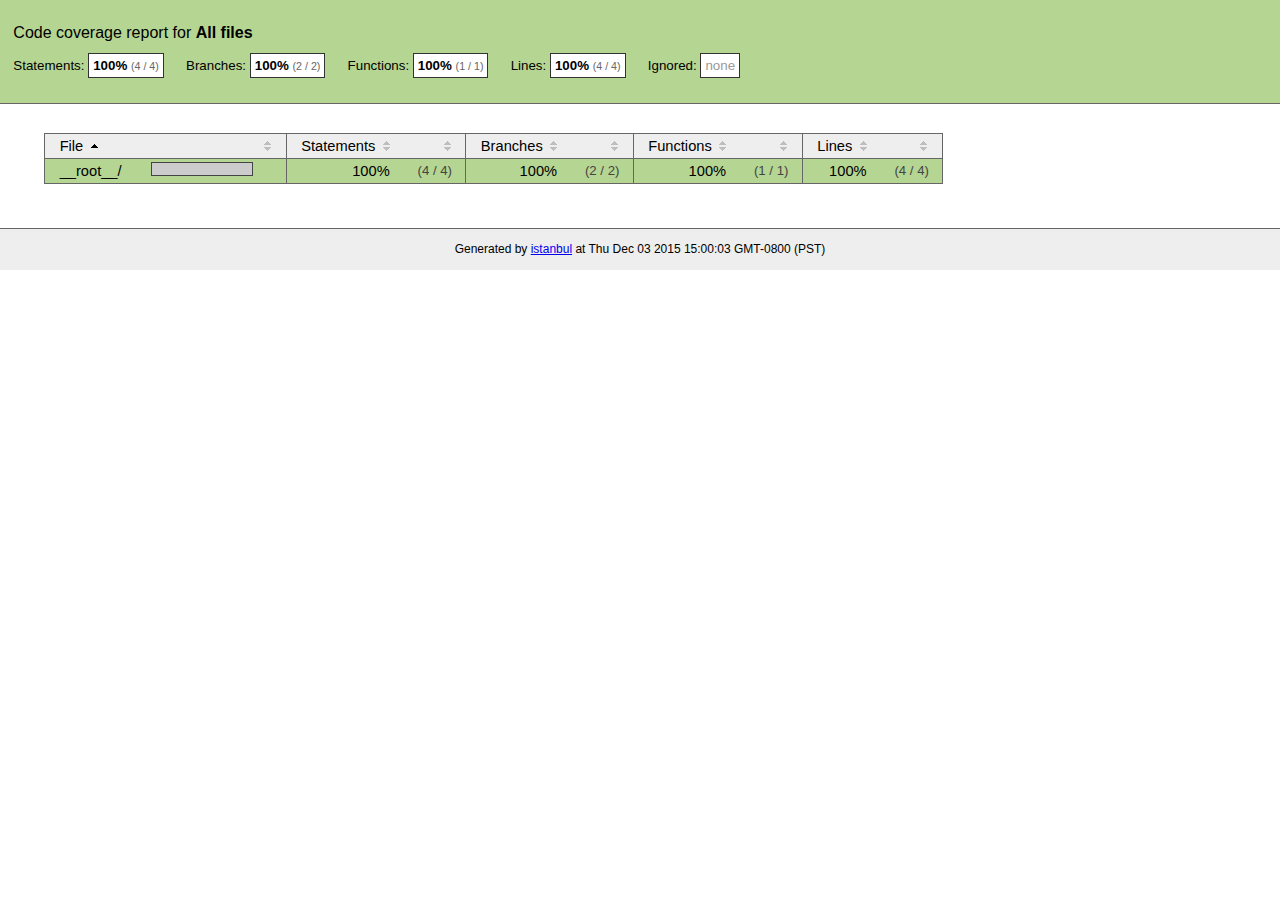
<file: bigliettone/.metadata/.plugins/org.eclipse.wildwebdeveloper.embedder.node/node-v16.14.2-win-x64/node_modules/npm/node_modules/unique-filename/coverage/index.html>
<!doctype html>
<html lang="en">
<head>
    <title>Code coverage report for All files</title>
    <meta charset="utf-8">
    <link rel="stylesheet" href="prettify.css">
    <link rel="stylesheet" href="base.css">
    <style type='text/css'>
        div.coverage-summary .sorter {
            background-image: url(sort-arrow-sprite.png);
        }
    </style>
</head>
<body>
<div class="header high">
    <h1>Code coverage report for <span class="entity">All files</span></h1>
    <h2>
        Statements: <span class="metric">100% <small>(4 / 4)</small></span> &nbsp;&nbsp;&nbsp;&nbsp;
        Branches: <span class="metric">100% <small>(2 / 2)</small></span> &nbsp;&nbsp;&nbsp;&nbsp;
        Functions: <span class="metric">100% <small>(1 / 1)</small></span> &nbsp;&nbsp;&nbsp;&nbsp;
        Lines: <span class="metric">100% <small>(4 / 4)</small></span> &nbsp;&nbsp;&nbsp;&nbsp;
        Ignored: <span class="metric"><span class="ignore-none">none</span></span> &nbsp;&nbsp;&nbsp;&nbsp;
    </h2>
    <div class="path"></div>
</div>
<div class="body">
<div class="coverage-summary">
<table>
<thead>
<tr>
   <th data-col="file" data-fmt="html" data-html="true" class="file">File</th>
   <th data-col="pic" data-type="number" data-fmt="html" data-html="true" class="pic"></th>
   <th data-col="statements" data-type="number" data-fmt="pct" class="pct">Statements</th>
   <th data-col="statements_raw" data-type="number" data-fmt="html" class="abs"></th>
   <th data-col="branches" data-type="number" data-fmt="pct" class="pct">Branches</th>
   <th data-col="branches_raw" data-type="number" data-fmt="html" class="abs"></th>
   <th data-col="functions" data-type="number" data-fmt="pct" class="pct">Functions</th>
   <th data-col="functions_raw" data-type="number" data-fmt="html" class="abs"></th>
   <th data-col="lines" data-type="number" data-fmt="pct" class="pct">Lines</th>
   <th data-col="lines_raw" data-type="number" data-fmt="html" class="abs"></th>
</tr>
</thead>
<tbody><tr>
	<td class="file high" data-value="__root__/"><a href="__root__/index.html">__root__/</a></td>
	<td data-value="100" class="pic high"><span class="cover-fill cover-full" style="width: 100px;"></span><span class="cover-empty" style="width:0px;"></span></td>
	<td data-value="100" class="pct high">100%</td>
	<td data-value="4" class="abs high">(4&nbsp;/&nbsp;4)</td>
	<td data-value="100" class="pct high">100%</td>
	<td data-value="2" class="abs high">(2&nbsp;/&nbsp;2)</td>
	<td data-value="100" class="pct high">100%</td>
	<td data-value="1" class="abs high">(1&nbsp;/&nbsp;1)</td>
	<td data-value="100" class="pct high">100%</td>
	<td data-value="4" class="abs high">(4&nbsp;/&nbsp;4)</td>
	</tr>

</tbody>
</table>
</div>
</div>
<div class="footer">
    <div class="meta">Generated by <a href="http://istanbul-js.org/" target="_blank">istanbul</a> at Thu Dec 03 2015 15:00:03 GMT-0800 (PST)</div>
</div>
<script src="prettify.js"></script>
<script>
window.onload = function () {
        if (typeof prettyPrint === 'function') {
            prettyPrint();
        }
};
</script>
<script src="sorter.js"></script>
</body>
</html>
</file>
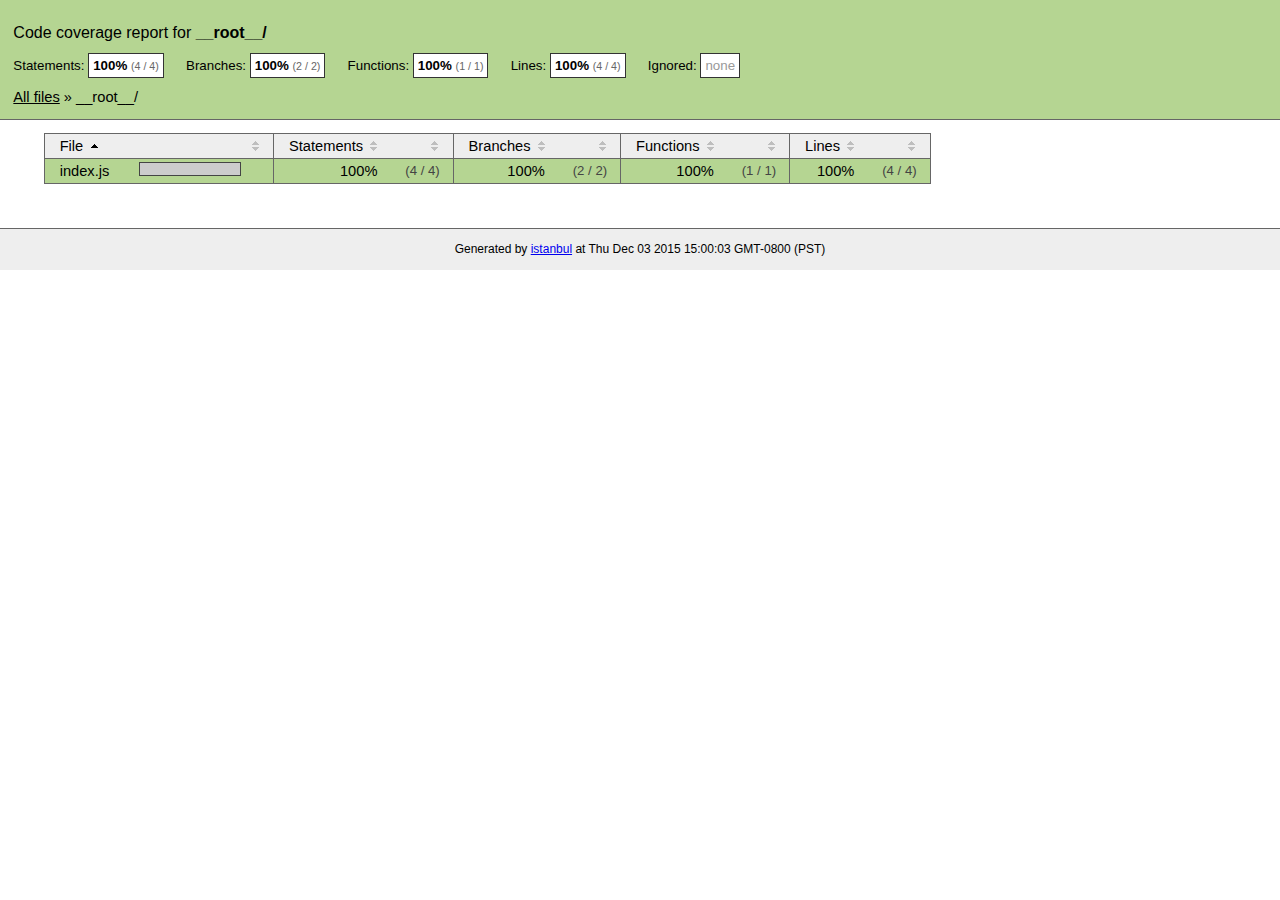
<file: bigliettone/.metadata/.plugins/org.eclipse.wildwebdeveloper.embedder.node/node-v16.14.2-win-x64/node_modules/npm/node_modules/unique-filename/coverage/__root__/index.html>
<!doctype html>
<html lang="en">
<head>
    <title>Code coverage report for __root__/</title>
    <meta charset="utf-8">
    <link rel="stylesheet" href="../prettify.css">
    <link rel="stylesheet" href="../base.css">
    <style type='text/css'>
        div.coverage-summary .sorter {
            background-image: url(../sort-arrow-sprite.png);
        }
    </style>
</head>
<body>
<div class="header high">
    <h1>Code coverage report for <span class="entity">__root__/</span></h1>
    <h2>
        Statements: <span class="metric">100% <small>(4 / 4)</small></span> &nbsp;&nbsp;&nbsp;&nbsp;
        Branches: <span class="metric">100% <small>(2 / 2)</small></span> &nbsp;&nbsp;&nbsp;&nbsp;
        Functions: <span class="metric">100% <small>(1 / 1)</small></span> &nbsp;&nbsp;&nbsp;&nbsp;
        Lines: <span class="metric">100% <small>(4 / 4)</small></span> &nbsp;&nbsp;&nbsp;&nbsp;
        Ignored: <span class="metric"><span class="ignore-none">none</span></span> &nbsp;&nbsp;&nbsp;&nbsp;
    </h2>
    <div class="path"><a href="../index.html">All files</a> &#187; __root__/</div>
</div>
<div class="body">
<div class="coverage-summary">
<table>
<thead>
<tr>
   <th data-col="file" data-fmt="html" data-html="true" class="file">File</th>
   <th data-col="pic" data-type="number" data-fmt="html" data-html="true" class="pic"></th>
   <th data-col="statements" data-type="number" data-fmt="pct" class="pct">Statements</th>
   <th data-col="statements_raw" data-type="number" data-fmt="html" class="abs"></th>
   <th data-col="branches" data-type="number" data-fmt="pct" class="pct">Branches</th>
   <th data-col="branches_raw" data-type="number" data-fmt="html" class="abs"></th>
   <th data-col="functions" data-type="number" data-fmt="pct" class="pct">Functions</th>
   <th data-col="functions_raw" data-type="number" data-fmt="html" class="abs"></th>
   <th data-col="lines" data-type="number" data-fmt="pct" class="pct">Lines</th>
   <th data-col="lines_raw" data-type="number" data-fmt="html" class="abs"></th>
</tr>
</thead>
<tbody><tr>
	<td class="file high" data-value="index.js"><a href="index.js.html">index.js</a></td>
	<td data-value="100" class="pic high"><span class="cover-fill cover-full" style="width: 100px;"></span><span class="cover-empty" style="width:0px;"></span></td>
	<td data-value="100" class="pct high">100%</td>
	<td data-value="4" class="abs high">(4&nbsp;/&nbsp;4)</td>
	<td data-value="100" class="pct high">100%</td>
	<td data-value="2" class="abs high">(2&nbsp;/&nbsp;2)</td>
	<td data-value="100" class="pct high">100%</td>
	<td data-value="1" class="abs high">(1&nbsp;/&nbsp;1)</td>
	<td data-value="100" class="pct high">100%</td>
	<td data-value="4" class="abs high">(4&nbsp;/&nbsp;4)</td>
	</tr>

</tbody>
</table>
</div>
</div>
<div class="footer">
    <div class="meta">Generated by <a href="http://istanbul-js.org/" target="_blank">istanbul</a> at Thu Dec 03 2015 15:00:03 GMT-0800 (PST)</div>
</div>
<script src="../prettify.js"></script>
<script>
window.onload = function () {
        if (typeof prettyPrint === 'function') {
            prettyPrint();
        }
};
</script>
<script src="../sorter.js"></script>
</body>
</html>
</file>
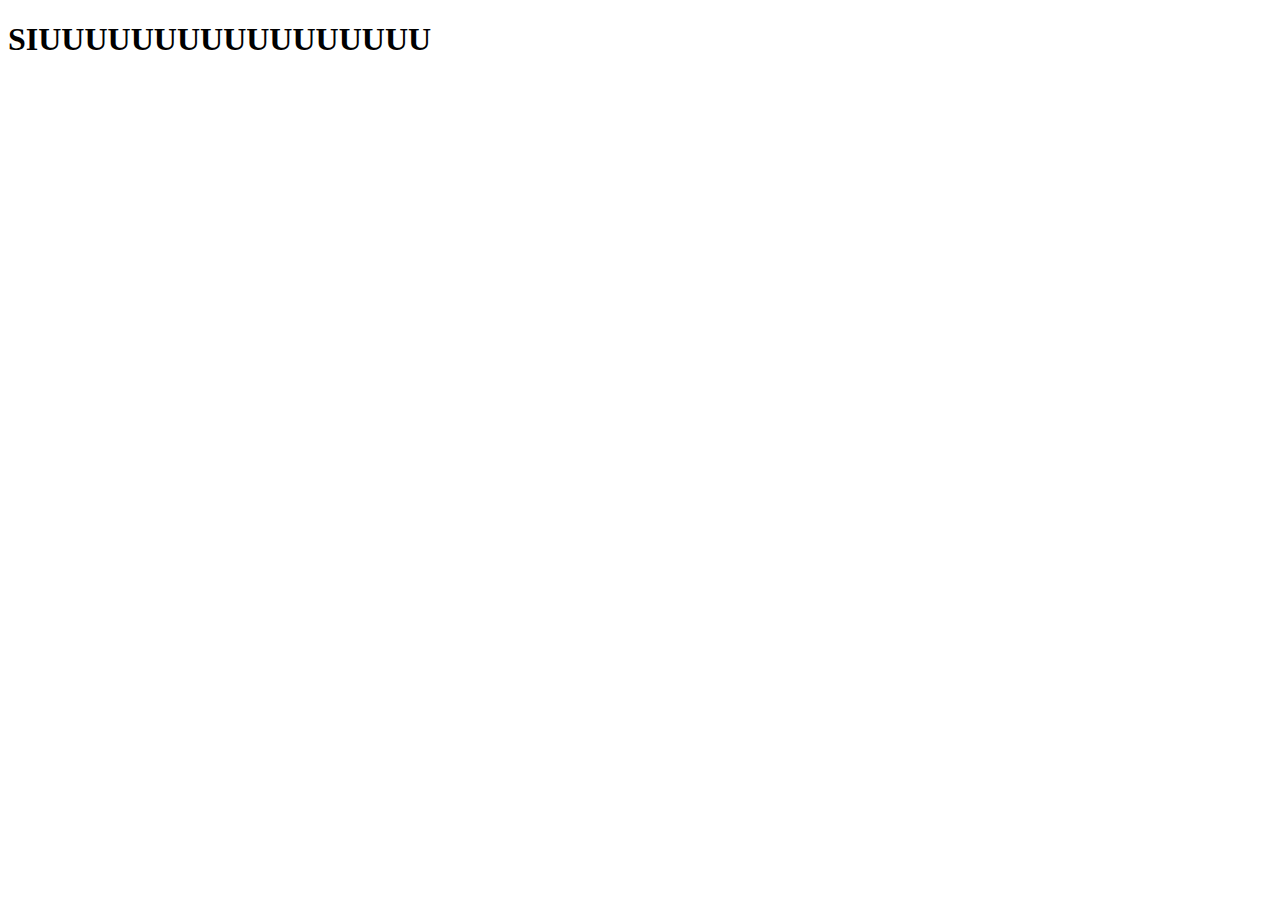
<file: bigliettone/biglietOne/src/main/resources/templates/checkout.html>
<!DOCTYPE html>
<html lang="en">
<head>
    <title>Checkout</title>
    <style>
        @media (min-width: 1025px) {
            .h-custom {
            height: 100vh !important;
            }
        }
    </style>
    <link href="https://cdn.jsdelivr.net/npm/bootstrap@5.3.0-alpha3/dist/css/bootstrap.min.css" rel="stylesheet" integrity="sha384-KK94CHFLLe+nY2dmCWGMq91rCGa5gtU4mk92HdvYe+M/SXH301p5ILy+dN9+nJOZ" crossorigin="anonymous">

</head>
<body>
    <h1> SIUUUUUUUUUUUUUUUUU</h1>
      <script src="https://cdn.jsdelivr.net/npm/bootstrap@5.3.0-alpha3/dist/js/bootstrap.bundle.min.js" integrity="sha384-ENjdO4Dr2bkBIFxQpeoTz1HIcje39Wm4jDKdf19U8gI4ddQ3GYNS7NTKfAdVQSZe" crossorigin="anonymous"></script>
      <script src="https://cdn.jsdelivr.net/npm/@popperjs/core@2.9.2/dist/umd/popper.min.js" integrity="sha384-IQsoLXl5PILFhosVNubq5LC7Qb9DXgDA9i+tQ8Zj3iwWAwPtgFTxbJ8NT4GN1R8p" crossorigin="anonymous"></script>
      <script src="https://cdn.jsdelivr.net/npm/bootstrap@5.0.2/dist/js/bootstrap.min.js" integrity="sha384-cVKIPhGWiC2Al4u+LWgxfKTRIcfu0JTxR+EQDz/bgldoEyl4H0zUF0QKbrJ0EcQF" crossorigin="anonymous"></script>
</body>
</html>
</file>
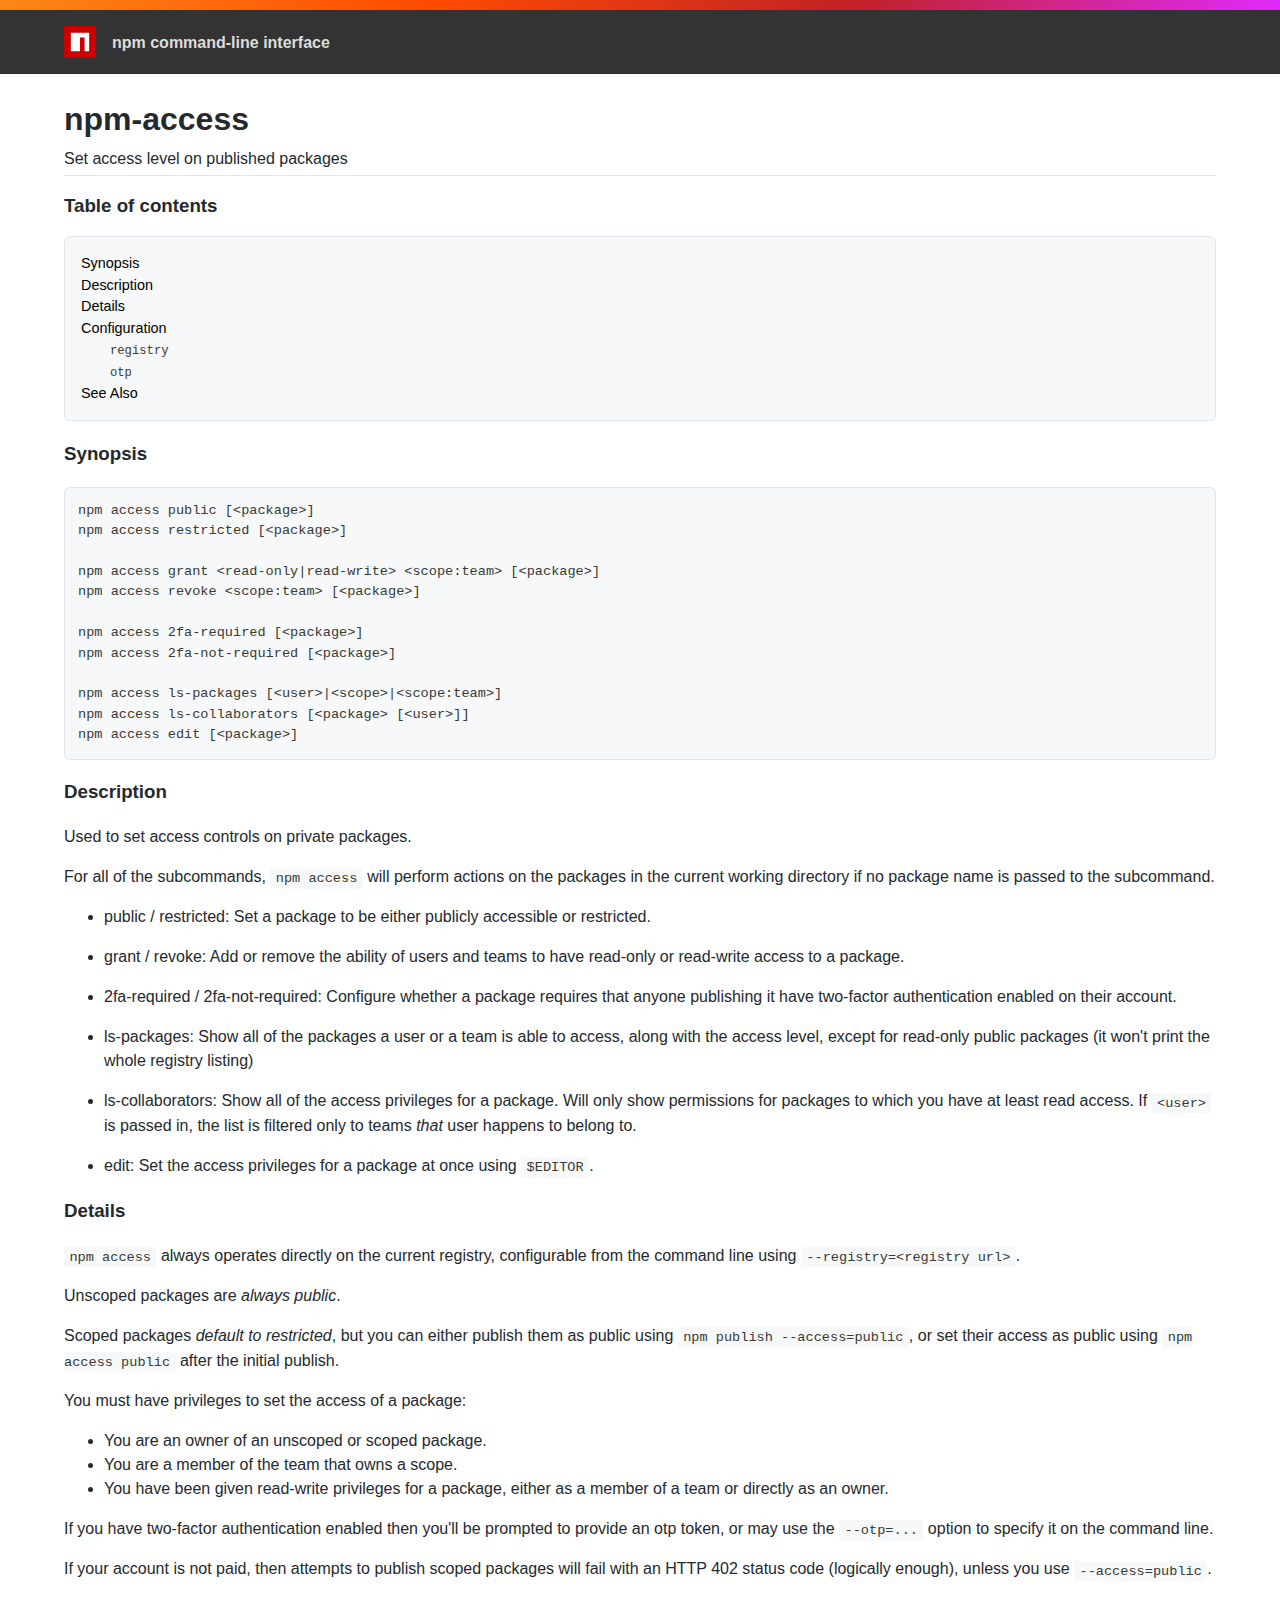
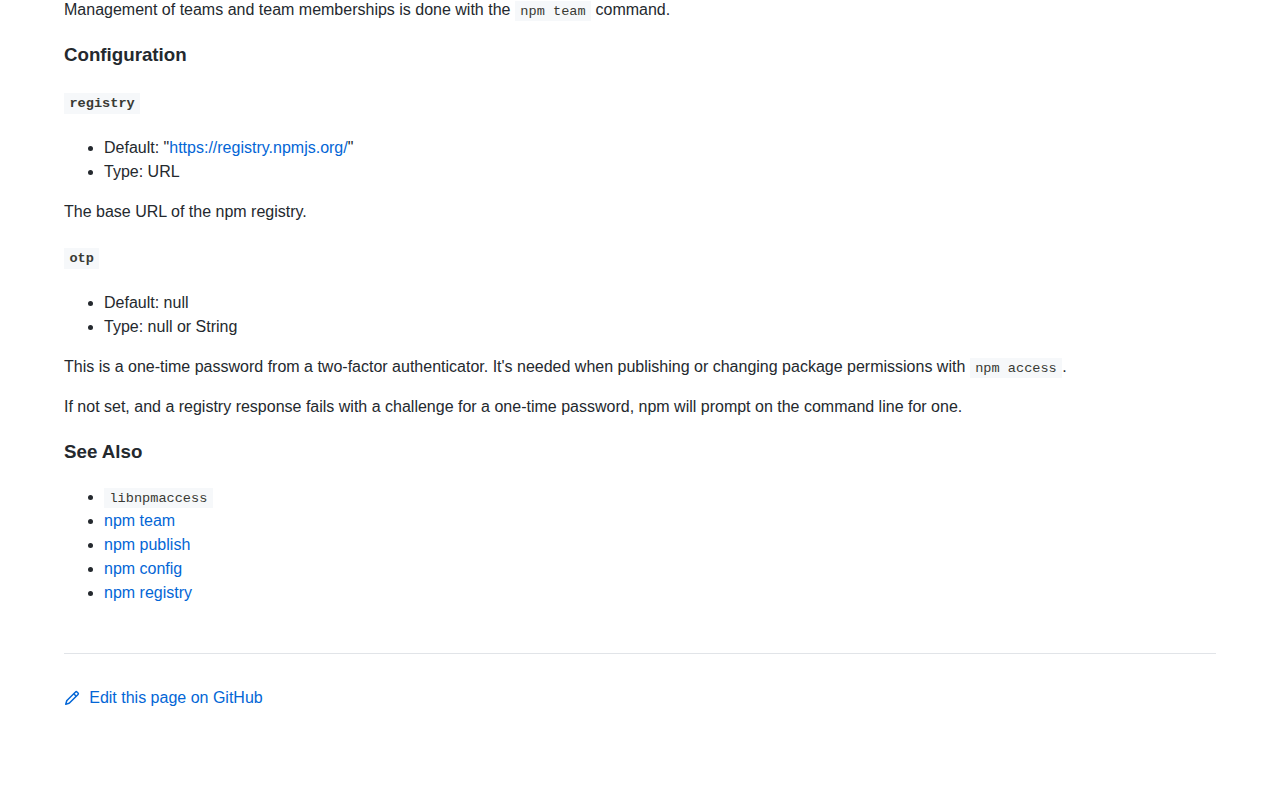
<file: bigliettone/.metadata/.plugins/org.eclipse.wildwebdeveloper.embedder.node/node-v16.14.2-win-x64/node_modules/npm/docs/output/commands/npm-access.html>
<!DOCTYPE html><html><head>
<meta charset="utf-8">
<title>npm-access</title>
<style>
body {
    background-color: #ffffff;
    color: #24292e;

    margin: 0;

    line-height: 1.5;

    font-family: -apple-system, BlinkMacSystemFont, "Segoe UI", Helvetica, Arial, sans-serif, "Apple Color Emoji", "Segoe UI Emoji";
}
#rainbar {
    height: 10px;
    background-image: linear-gradient(139deg, #fb8817, #ff4b01, #c12127, #e02aff);
}

a {
    text-decoration: none;
    color: #0366d6;
}
a:hover {
    text-decoration: underline;
}

pre {
    margin: 1em 0px;
    padding: 1em;
    border: solid 1px #e1e4e8;
    border-radius: 6px;

    display: block;
    overflow: auto;

    white-space: pre;

    background-color: #f6f8fa;
    color: #393a34;
}
code {
    font-family: SFMono-Regular, Consolas, "Liberation Mono", Menlo, Courier, monospace;
    font-size: 85%;
    padding: 0.2em 0.4em;
    background-color: #f6f8fa;
    color: #393a34;
}
pre > code {
    padding: 0;
    background-color: inherit;
    color: inherit;
}
h1, h2, h3 {
    font-weight: 600;
}

#logobar {
    background-color: #333333;
    margin: 0 auto;
    padding: 1em 4em;
}
#logobar .logo {
    float: left;
}
#logobar .title {
    font-weight: 600;
    color: #dddddd;
    float: left;
    margin: 5px 0 0 1em;
}
#logobar:after {
    content: "";
    display: block;
    clear: both;
}

#content {
    margin: 0 auto;
    padding: 0 4em;
}

#table_of_contents > h2 {
    font-size: 1.17em;
}
#table_of_contents ul:first-child {
    border: solid 1px #e1e4e8;
    border-radius: 6px;
    padding: 1em;
    background-color: #f6f8fa;
    color: #393a34;
}
#table_of_contents ul {
    list-style-type: none;
    padding-left: 1.5em;
}
#table_of_contents li {
    font-size: 0.9em;
}
#table_of_contents li a {
    color: #000000;
}

header.title {
    border-bottom: solid 1px #e1e4e8;
}
header.title > h1 {
    margin-bottom: 0.25em;
}
header.title > .description {
    display: block;
    margin-bottom: 0.5em;
    line-height: 1;
}

footer#edit {
    border-top: solid 1px #e1e4e8;
    margin: 3em 0 4em 0;
    padding-top: 2em;
}
</style>
</head>
<body>
<div id="banner">
<div id="rainbar"></div>
<div id="logobar">
<svg class="logo" role="img" height="32" width="32" viewBox="0 0 700 700">
<polygon fill="#cb0000" points="0,700 700,700 700,0 0,0"></polygon>
<polygon fill="#ffffff" points="150,550 350,550 350,250 450,250 450,550 550,550 550,150 150,150"></polygon>
</svg>
<div class="title">
npm command-line interface
</div>
</div>
</div>

<section id="content">
<header class="title">
<h1 id="npm-access">npm-access</h1>
<span class="description">Set access level on published packages</span>
</header>

<section id="table_of_contents">
<h2 id="table-of-contents">Table of contents</h2>
<div id="_table_of_contents"><ul><li><a href="#synopsis">Synopsis</a></li><li><a href="#description">Description</a></li><li><a href="#details">Details</a></li><li><a href="#configuration">Configuration</a></li><ul><li><a href="#registry"><code>registry</code></a></li><li><a href="#otp"><code>otp</code></a></li></ul><li><a href="#see-also">See Also</a></li></ul></div>
</section>

<div id="_content"><h3 id="synopsis">Synopsis</h3>
<pre lang="bash"><code>npm access public [&lt;package&gt;]
npm access restricted [&lt;package&gt;]

npm access grant &lt;read-only|read-write&gt; &lt;scope:team&gt; [&lt;package&gt;]
npm access revoke &lt;scope:team&gt; [&lt;package&gt;]

npm access 2fa-required [&lt;package&gt;]
npm access 2fa-not-required [&lt;package&gt;]

npm access ls-packages [&lt;user&gt;|&lt;scope&gt;|&lt;scope:team&gt;]
npm access ls-collaborators [&lt;package&gt; [&lt;user&gt;]]
npm access edit [&lt;package&gt;]
</code></pre>
<h3 id="description">Description</h3>
<p>Used to set access controls on private packages.</p>
<p>For all of the subcommands, <code>npm access</code> will perform actions on the packages
in the current working directory if no package name is passed to the
subcommand.</p>
<ul>
<li>
<p>public / restricted:
Set a package to be either publicly accessible or restricted.</p>
</li>
<li>
<p>grant / revoke:
Add or remove the ability of users and teams to have read-only or read-write
access to a package.</p>
</li>
<li>
<p>2fa-required / 2fa-not-required:
Configure whether a package requires that anyone publishing it have two-factor
authentication enabled on their account.</p>
</li>
<li>
<p>ls-packages:
Show all of the packages a user or a team is able to access, along with the
access level, except for read-only public packages (it won't print the whole
registry listing)</p>
</li>
<li>
<p>ls-collaborators:
Show all of the access privileges for a package. Will only show permissions
for packages to which you have at least read access. If <code>&lt;user&gt;</code> is passed in,
the list is filtered only to teams <em>that</em> user happens to belong to.</p>
</li>
<li>
<p>edit:
Set the access privileges for a package at once using <code>$EDITOR</code>.</p>
</li>
</ul>
<h3 id="details">Details</h3>
<p><code>npm access</code> always operates directly on the current registry, configurable
from the command line using <code>--registry=&lt;registry url&gt;</code>.</p>
<p>Unscoped packages are <em>always public</em>.</p>
<p>Scoped packages <em>default to restricted</em>, but you can either publish them as
public using <code>npm publish --access=public</code>, or set their access as public using
<code>npm access public</code> after the initial publish.</p>
<p>You must have privileges to set the access of a package:</p>
<ul>
<li>You are an owner of an unscoped or scoped package.</li>
<li>You are a member of the team that owns a scope.</li>
<li>You have been given read-write privileges for a package, either as a member
of a team or directly as an owner.</li>
</ul>
<p>If you have two-factor authentication enabled then you'll be prompted to
provide an otp token, or may use the <code>--otp=...</code> option to specify it on
the command line.</p>
<p>If your account is not paid, then attempts to publish scoped packages will
fail with an HTTP 402 status code (logically enough), unless you use
<code>--access=public</code>.</p>
<p>Management of teams and team memberships is done with the <code>npm team</code> command.</p>
<h3 id="configuration">Configuration</h3>
<!-- raw HTML omitted -->
<!-- raw HTML omitted -->
<!-- raw HTML omitted -->
<h4 id="registry"><code>registry</code></h4>
<ul>
<li>Default: "<a href="https://registry.npmjs.org/">https://registry.npmjs.org/</a>"</li>
<li>Type: URL</li>
</ul>
<p>The base URL of the npm registry.</p>
<!-- raw HTML omitted -->
<!-- raw HTML omitted -->
<h4 id="otp"><code>otp</code></h4>
<ul>
<li>Default: null</li>
<li>Type: null or String</li>
</ul>
<p>This is a one-time password from a two-factor authenticator. It's needed
when publishing or changing package permissions with <code>npm access</code>.</p>
<p>If not set, and a registry response fails with a challenge for a one-time
password, npm will prompt on the command line for one.</p>
<!-- raw HTML omitted -->
<!-- raw HTML omitted -->
<!-- raw HTML omitted -->
<h3 id="see-also">See Also</h3>
<ul>
<li><a href="https://npm.im/libnpmaccess"><code>libnpmaccess</code></a></li>
<li><a href="../commands/npm-team.html">npm team</a></li>
<li><a href="../commands/npm-publish.html">npm publish</a></li>
<li><a href="../commands/npm-config.html">npm config</a></li>
<li><a href="../using-npm/registry.html">npm registry</a></li>
</ul>
</div>

<footer id="edit">
<a href="https://github.com/npm/cli/edit/latest/docs/content/commands/npm-access.md">
<svg role="img" viewBox="0 0 16 16" width="16" height="16" fill="currentcolor" style="vertical-align: text-bottom; margin-right: 0.3em;">
<path fill-rule="evenodd" d="M11.013 1.427a1.75 1.75 0 012.474 0l1.086 1.086a1.75 1.75 0 010 2.474l-8.61 8.61c-.21.21-.47.364-.756.445l-3.251.93a.75.75 0 01-.927-.928l.929-3.25a1.75 1.75 0 01.445-.758l8.61-8.61zm1.414 1.06a.25.25 0 00-.354 0L10.811 3.75l1.439 1.44 1.263-1.263a.25.25 0 000-.354l-1.086-1.086zM11.189 6.25L9.75 4.81l-6.286 6.287a.25.25 0 00-.064.108l-.558 1.953 1.953-.558a.249.249 0 00.108-.064l6.286-6.286z"></path>
</svg>
Edit this page on GitHub
</a>
</footer>
</section>



</body></html>
</file>
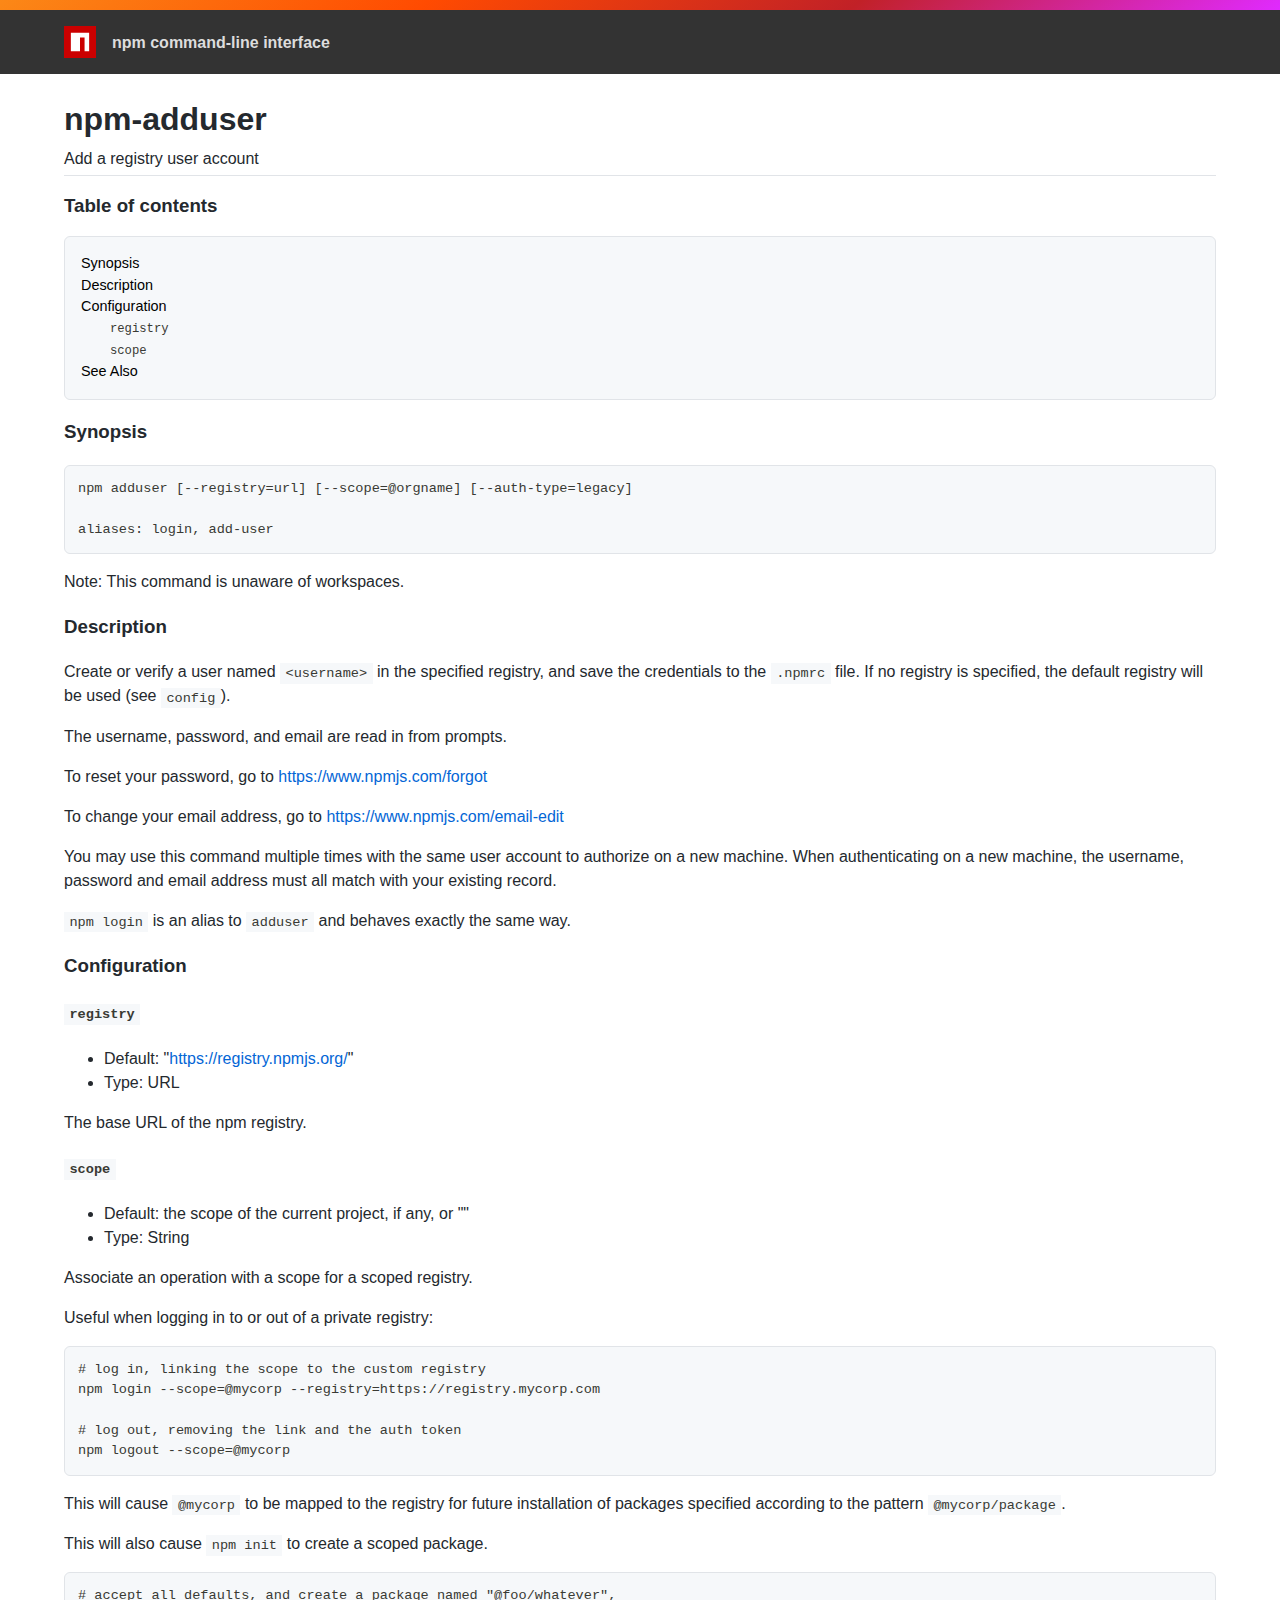
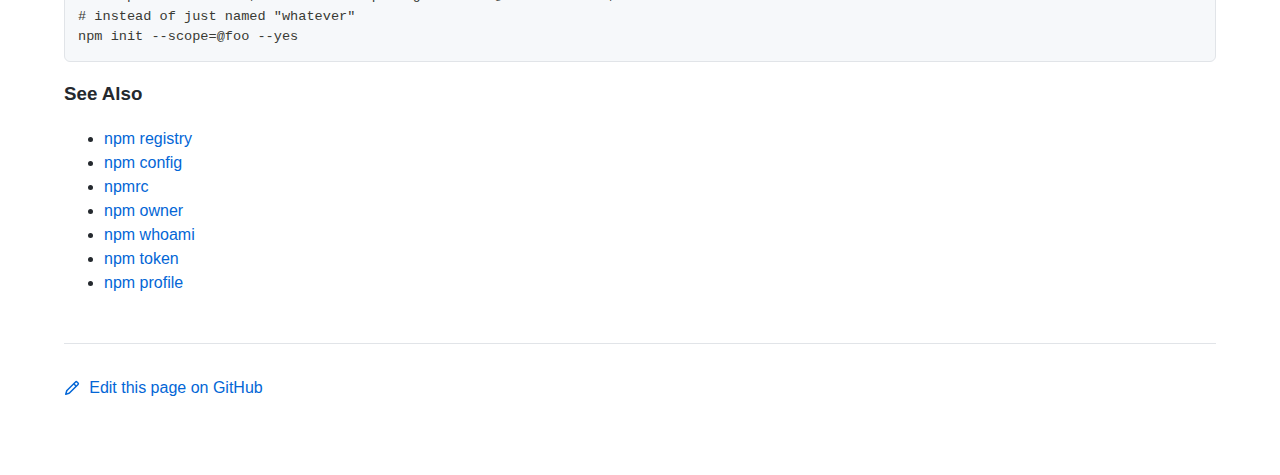
<file: bigliettone/.metadata/.plugins/org.eclipse.wildwebdeveloper.embedder.node/node-v16.14.2-win-x64/node_modules/npm/docs/output/commands/npm-adduser.html>
<!DOCTYPE html><html><head>
<meta charset="utf-8">
<title>npm-adduser</title>
<style>
body {
    background-color: #ffffff;
    color: #24292e;

    margin: 0;

    line-height: 1.5;

    font-family: -apple-system, BlinkMacSystemFont, "Segoe UI", Helvetica, Arial, sans-serif, "Apple Color Emoji", "Segoe UI Emoji";
}
#rainbar {
    height: 10px;
    background-image: linear-gradient(139deg, #fb8817, #ff4b01, #c12127, #e02aff);
}

a {
    text-decoration: none;
    color: #0366d6;
}
a:hover {
    text-decoration: underline;
}

pre {
    margin: 1em 0px;
    padding: 1em;
    border: solid 1px #e1e4e8;
    border-radius: 6px;

    display: block;
    overflow: auto;

    white-space: pre;

    background-color: #f6f8fa;
    color: #393a34;
}
code {
    font-family: SFMono-Regular, Consolas, "Liberation Mono", Menlo, Courier, monospace;
    font-size: 85%;
    padding: 0.2em 0.4em;
    background-color: #f6f8fa;
    color: #393a34;
}
pre > code {
    padding: 0;
    background-color: inherit;
    color: inherit;
}
h1, h2, h3 {
    font-weight: 600;
}

#logobar {
    background-color: #333333;
    margin: 0 auto;
    padding: 1em 4em;
}
#logobar .logo {
    float: left;
}
#logobar .title {
    font-weight: 600;
    color: #dddddd;
    float: left;
    margin: 5px 0 0 1em;
}
#logobar:after {
    content: "";
    display: block;
    clear: both;
}

#content {
    margin: 0 auto;
    padding: 0 4em;
}

#table_of_contents > h2 {
    font-size: 1.17em;
}
#table_of_contents ul:first-child {
    border: solid 1px #e1e4e8;
    border-radius: 6px;
    padding: 1em;
    background-color: #f6f8fa;
    color: #393a34;
}
#table_of_contents ul {
    list-style-type: none;
    padding-left: 1.5em;
}
#table_of_contents li {
    font-size: 0.9em;
}
#table_of_contents li a {
    color: #000000;
}

header.title {
    border-bottom: solid 1px #e1e4e8;
}
header.title > h1 {
    margin-bottom: 0.25em;
}
header.title > .description {
    display: block;
    margin-bottom: 0.5em;
    line-height: 1;
}

footer#edit {
    border-top: solid 1px #e1e4e8;
    margin: 3em 0 4em 0;
    padding-top: 2em;
}
</style>
</head>
<body>
<div id="banner">
<div id="rainbar"></div>
<div id="logobar">
<svg class="logo" role="img" height="32" width="32" viewBox="0 0 700 700">
<polygon fill="#cb0000" points="0,700 700,700 700,0 0,0"></polygon>
<polygon fill="#ffffff" points="150,550 350,550 350,250 450,250 450,550 550,550 550,150 150,150"></polygon>
</svg>
<div class="title">
npm command-line interface
</div>
</div>
</div>

<section id="content">
<header class="title">
<h1 id="npm-adduser">npm-adduser</h1>
<span class="description">Add a registry user account</span>
</header>

<section id="table_of_contents">
<h2 id="table-of-contents">Table of contents</h2>
<div id="_table_of_contents"><ul><li><a href="#synopsis">Synopsis</a></li><li><a href="#description">Description</a></li><li><a href="#configuration">Configuration</a></li><ul><li><a href="#registry"><code>registry</code></a></li><li><a href="#scope"><code>scope</code></a></li></ul><li><a href="#see-also">See Also</a></li></ul></div>
</section>

<div id="_content"><h3 id="synopsis">Synopsis</h3>
<pre lang="bash"><code>npm adduser [--registry=url] [--scope=@orgname] [--auth-type=legacy]

aliases: login, add-user
</code></pre>
<p>Note: This command is unaware of workspaces.</p>
<h3 id="description">Description</h3>
<p>Create or verify a user named <code>&lt;username&gt;</code> in the specified registry, and
save the credentials to the <code>.npmrc</code> file. If no registry is specified,
the default registry will be used (see <a href="../using-npm/config.html"><code>config</code></a>).</p>
<p>The username, password, and email are read in from prompts.</p>
<p>To reset your password, go to <a href="https://www.npmjs.com/forgot">https://www.npmjs.com/forgot</a></p>
<p>To change your email address, go to <a href="https://www.npmjs.com/email-edit">https://www.npmjs.com/email-edit</a></p>
<p>You may use this command multiple times with the same user account to
authorize on a new machine.  When authenticating on a new machine,
the username, password and email address must all match with
your existing record.</p>
<p><code>npm login</code> is an alias to <code>adduser</code> and behaves exactly the same way.</p>
<h3 id="configuration">Configuration</h3>
<!-- raw HTML omitted -->
<!-- raw HTML omitted -->
<!-- raw HTML omitted -->
<h4 id="registry"><code>registry</code></h4>
<ul>
<li>Default: "<a href="https://registry.npmjs.org/">https://registry.npmjs.org/</a>"</li>
<li>Type: URL</li>
</ul>
<p>The base URL of the npm registry.</p>
<!-- raw HTML omitted -->
<!-- raw HTML omitted -->
<h4 id="scope"><code>scope</code></h4>
<ul>
<li>Default: the scope of the current project, if any, or ""</li>
<li>Type: String</li>
</ul>
<p>Associate an operation with a scope for a scoped registry.</p>
<p>Useful when logging in to or out of a private registry:</p>
<pre><code># log in, linking the scope to the custom registry
npm login --scope=@mycorp --registry=https://registry.mycorp.com

# log out, removing the link and the auth token
npm logout --scope=@mycorp
</code></pre>
<p>This will cause <code>@mycorp</code> to be mapped to the registry for future
installation of packages specified according to the pattern
<code>@mycorp/package</code>.</p>
<p>This will also cause <code>npm init</code> to create a scoped package.</p>
<pre><code># accept all defaults, and create a package named "@foo/whatever",
# instead of just named "whatever"
npm init --scope=@foo --yes
</code></pre>
<!-- raw HTML omitted -->
<!-- raw HTML omitted -->
<!-- raw HTML omitted -->
<h3 id="see-also">See Also</h3>
<ul>
<li><a href="../using-npm/registry.html">npm registry</a></li>
<li><a href="../commands/npm-config.html">npm config</a></li>
<li><a href="../configuring-npm/npmrc.html">npmrc</a></li>
<li><a href="../commands/npm-owner.html">npm owner</a></li>
<li><a href="../commands/npm-whoami.html">npm whoami</a></li>
<li><a href="../commands/npm-token.html">npm token</a></li>
<li><a href="../commands/npm-profile.html">npm profile</a></li>
</ul>
</div>

<footer id="edit">
<a href="https://github.com/npm/cli/edit/latest/docs/content/commands/npm-adduser.md">
<svg role="img" viewBox="0 0 16 16" width="16" height="16" fill="currentcolor" style="vertical-align: text-bottom; margin-right: 0.3em;">
<path fill-rule="evenodd" d="M11.013 1.427a1.75 1.75 0 012.474 0l1.086 1.086a1.75 1.75 0 010 2.474l-8.61 8.61c-.21.21-.47.364-.756.445l-3.251.93a.75.75 0 01-.927-.928l.929-3.25a1.75 1.75 0 01.445-.758l8.61-8.61zm1.414 1.06a.25.25 0 00-.354 0L10.811 3.75l1.439 1.44 1.263-1.263a.25.25 0 000-.354l-1.086-1.086zM11.189 6.25L9.75 4.81l-6.286 6.287a.25.25 0 00-.064.108l-.558 1.953 1.953-.558a.249.249 0 00.108-.064l6.286-6.286z"></path>
</svg>
Edit this page on GitHub
</a>
</footer>
</section>



</body></html>
</file>
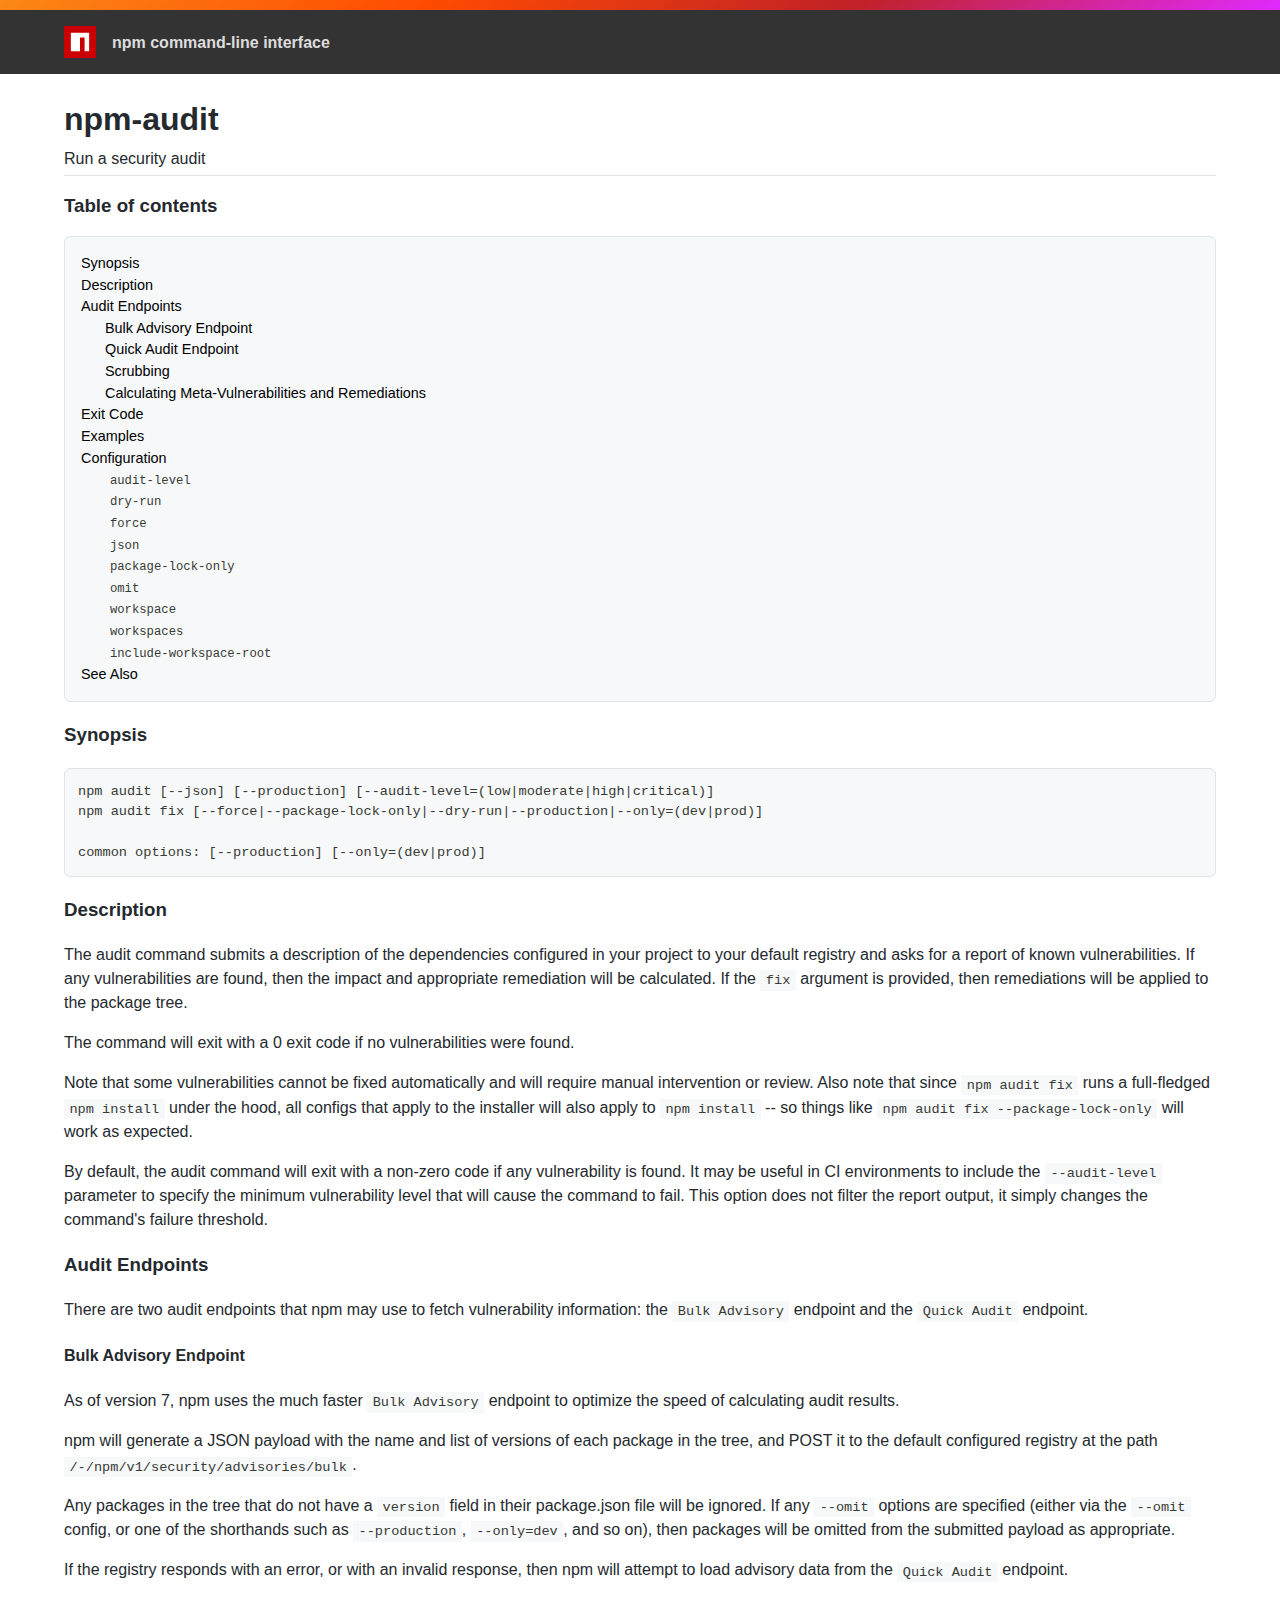
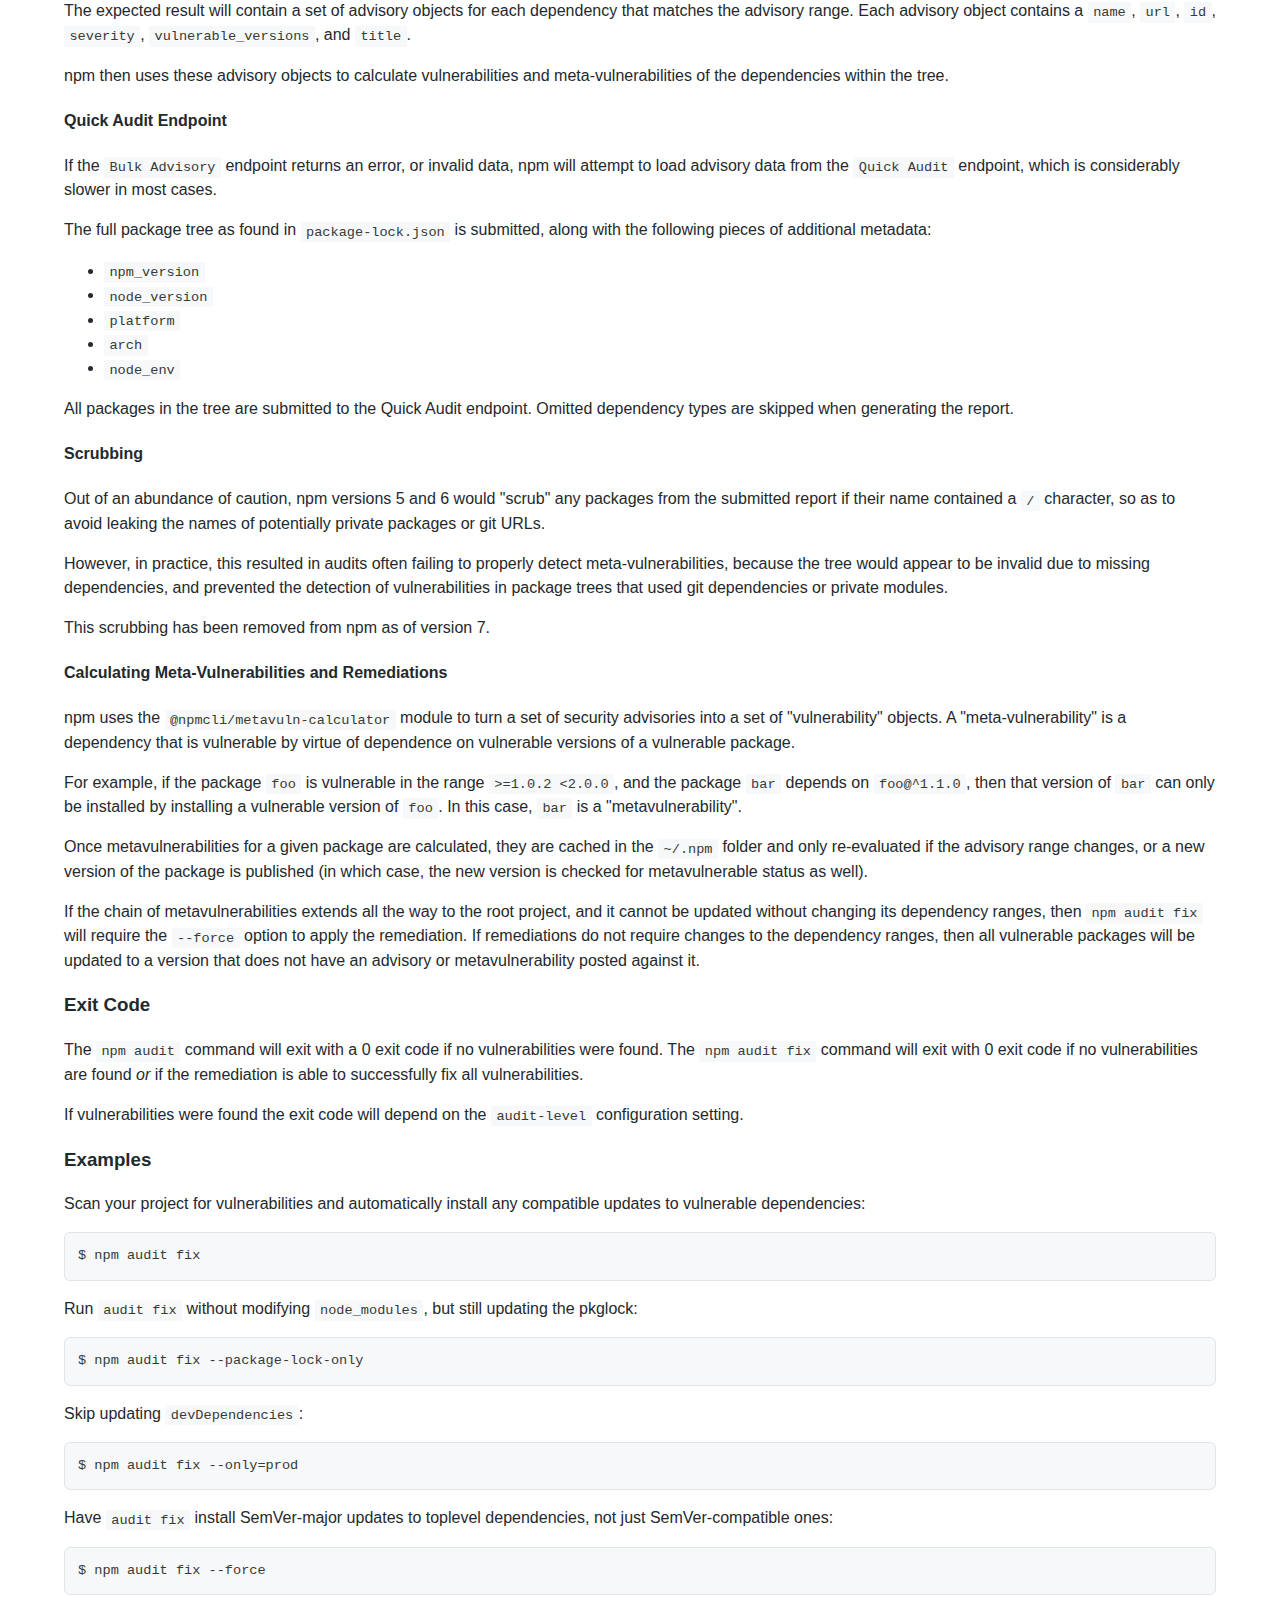
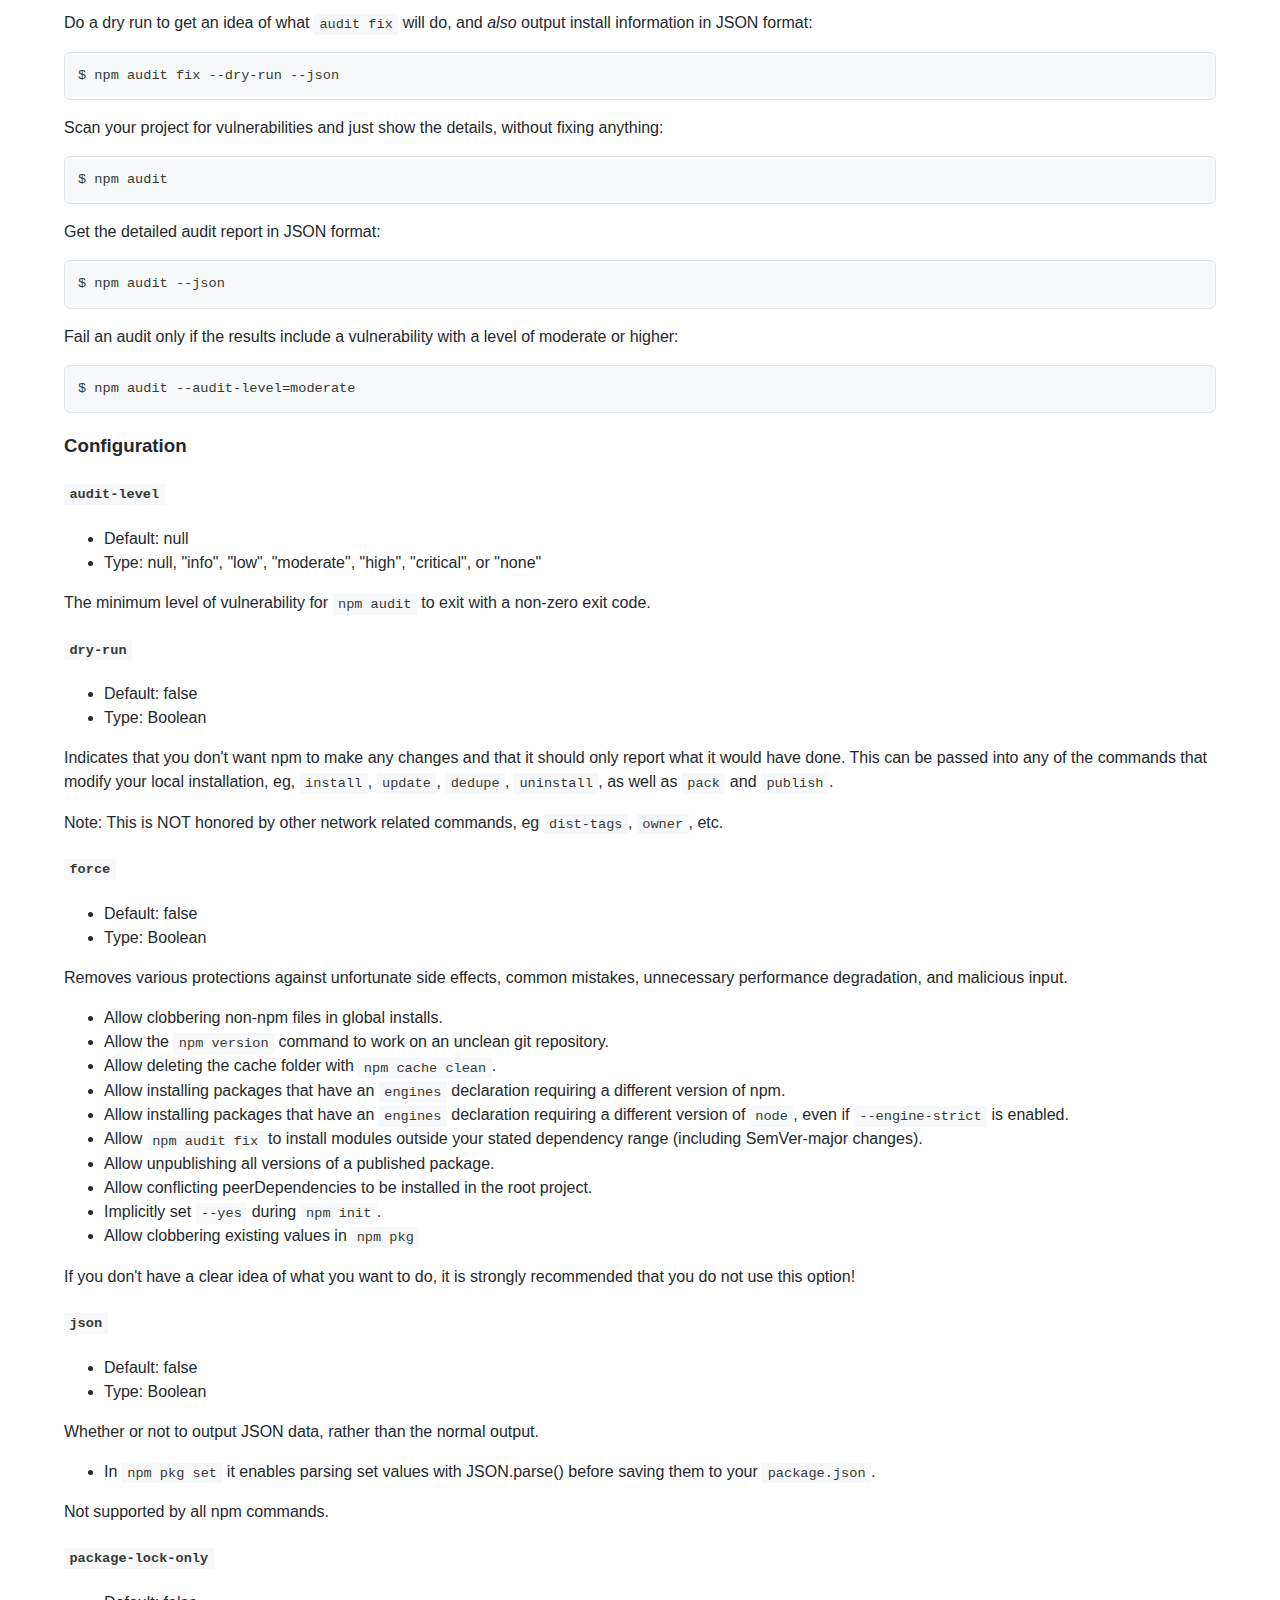
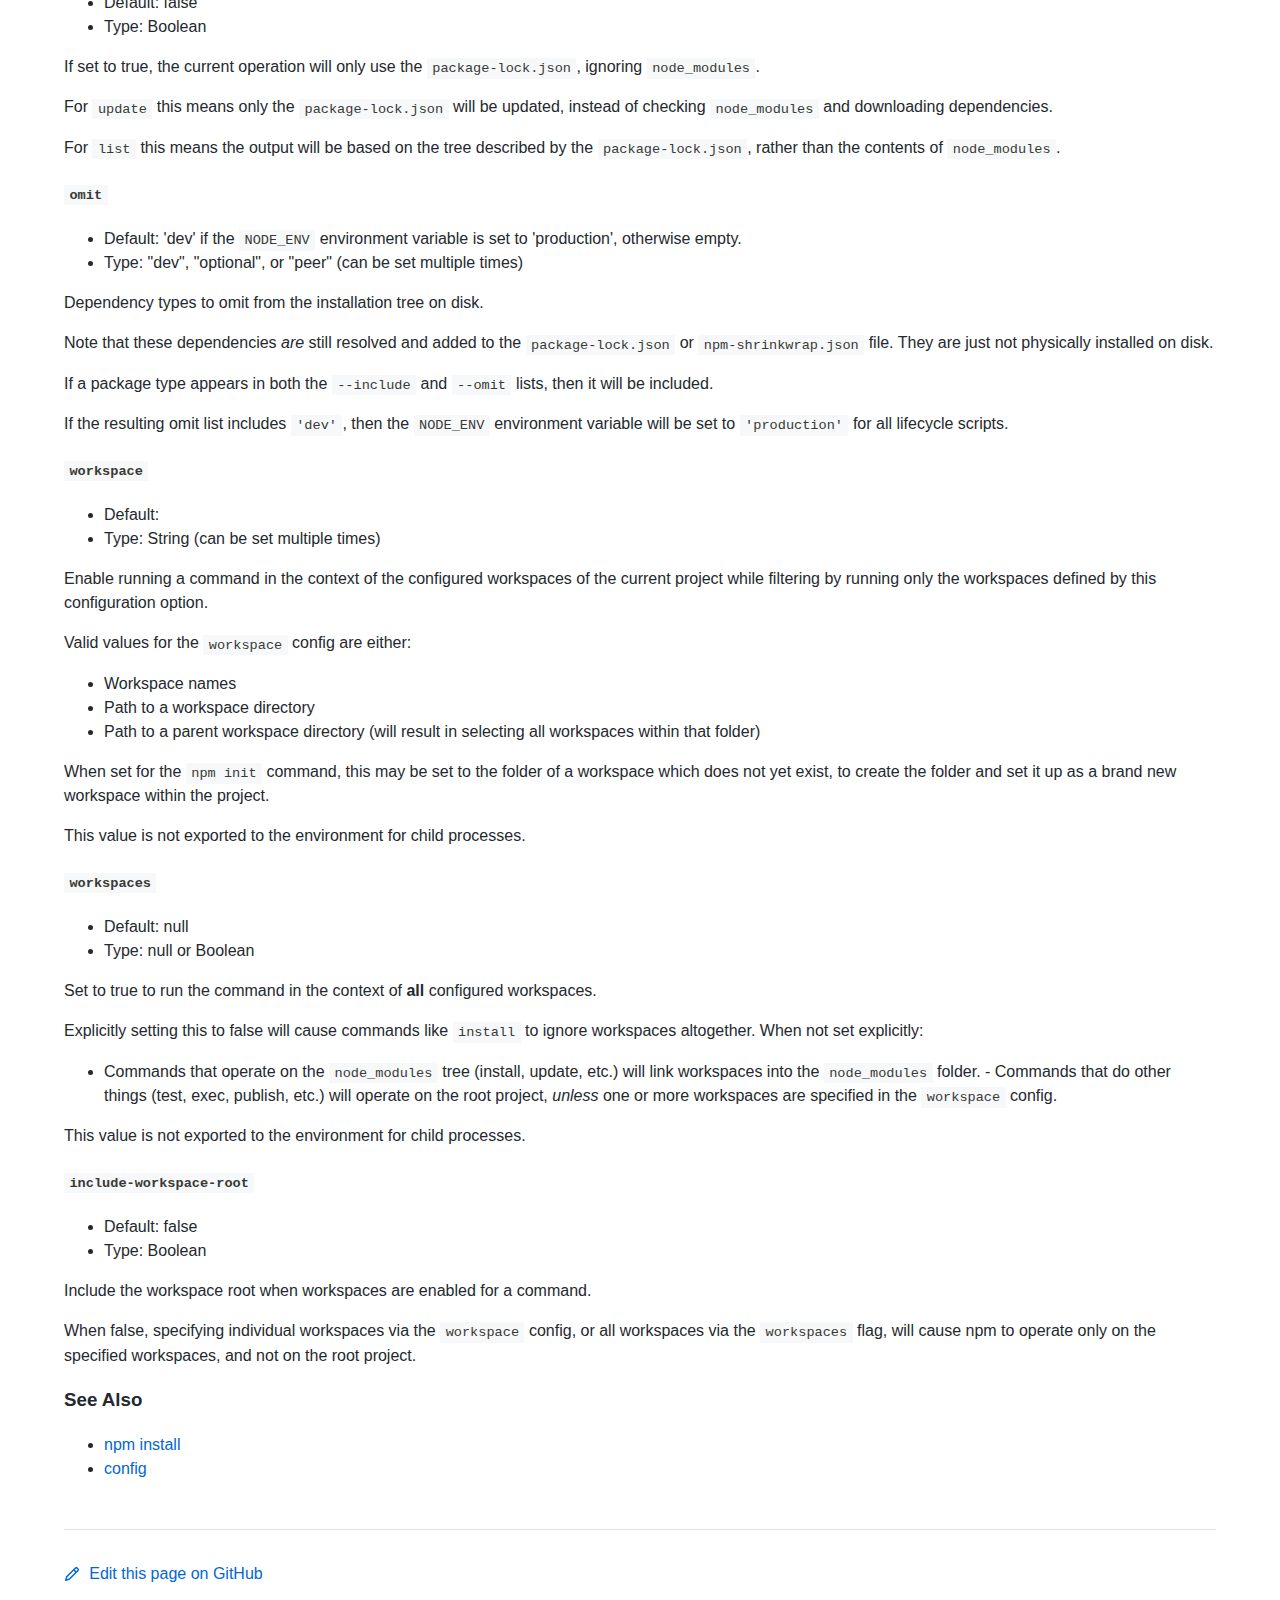
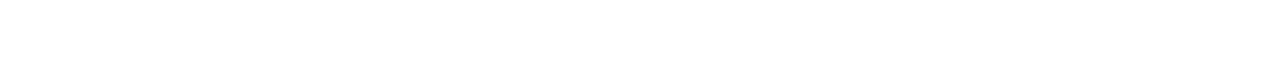
<file: bigliettone/.metadata/.plugins/org.eclipse.wildwebdeveloper.embedder.node/node-v16.14.2-win-x64/node_modules/npm/docs/output/commands/npm-audit.html>
<!DOCTYPE html><html><head>
<meta charset="utf-8">
<title>npm-audit</title>
<style>
body {
    background-color: #ffffff;
    color: #24292e;

    margin: 0;

    line-height: 1.5;

    font-family: -apple-system, BlinkMacSystemFont, "Segoe UI", Helvetica, Arial, sans-serif, "Apple Color Emoji", "Segoe UI Emoji";
}
#rainbar {
    height: 10px;
    background-image: linear-gradient(139deg, #fb8817, #ff4b01, #c12127, #e02aff);
}

a {
    text-decoration: none;
    color: #0366d6;
}
a:hover {
    text-decoration: underline;
}

pre {
    margin: 1em 0px;
    padding: 1em;
    border: solid 1px #e1e4e8;
    border-radius: 6px;

    display: block;
    overflow: auto;

    white-space: pre;

    background-color: #f6f8fa;
    color: #393a34;
}
code {
    font-family: SFMono-Regular, Consolas, "Liberation Mono", Menlo, Courier, monospace;
    font-size: 85%;
    padding: 0.2em 0.4em;
    background-color: #f6f8fa;
    color: #393a34;
}
pre > code {
    padding: 0;
    background-color: inherit;
    color: inherit;
}
h1, h2, h3 {
    font-weight: 600;
}

#logobar {
    background-color: #333333;
    margin: 0 auto;
    padding: 1em 4em;
}
#logobar .logo {
    float: left;
}
#logobar .title {
    font-weight: 600;
    color: #dddddd;
    float: left;
    margin: 5px 0 0 1em;
}
#logobar:after {
    content: "";
    display: block;
    clear: both;
}

#content {
    margin: 0 auto;
    padding: 0 4em;
}

#table_of_contents > h2 {
    font-size: 1.17em;
}
#table_of_contents ul:first-child {
    border: solid 1px #e1e4e8;
    border-radius: 6px;
    padding: 1em;
    background-color: #f6f8fa;
    color: #393a34;
}
#table_of_contents ul {
    list-style-type: none;
    padding-left: 1.5em;
}
#table_of_contents li {
    font-size: 0.9em;
}
#table_of_contents li a {
    color: #000000;
}

header.title {
    border-bottom: solid 1px #e1e4e8;
}
header.title > h1 {
    margin-bottom: 0.25em;
}
header.title > .description {
    display: block;
    margin-bottom: 0.5em;
    line-height: 1;
}

footer#edit {
    border-top: solid 1px #e1e4e8;
    margin: 3em 0 4em 0;
    padding-top: 2em;
}
</style>
</head>
<body>
<div id="banner">
<div id="rainbar"></div>
<div id="logobar">
<svg class="logo" role="img" height="32" width="32" viewBox="0 0 700 700">
<polygon fill="#cb0000" points="0,700 700,700 700,0 0,0"></polygon>
<polygon fill="#ffffff" points="150,550 350,550 350,250 450,250 450,550 550,550 550,150 150,150"></polygon>
</svg>
<div class="title">
npm command-line interface
</div>
</div>
</div>

<section id="content">
<header class="title">
<h1 id="npm-audit">npm-audit</h1>
<span class="description">Run a security audit</span>
</header>

<section id="table_of_contents">
<h2 id="table-of-contents">Table of contents</h2>
<div id="_table_of_contents"><ul><li><a href="#synopsis">Synopsis</a></li><li><a href="#description">Description</a></li><li><a href="#audit-endpoints">Audit Endpoints</a></li><ul><li><a href="#bulk-advisory-endpoint">Bulk Advisory Endpoint</a></li><li><a href="#quick-audit-endpoint">Quick Audit Endpoint</a></li><li><a href="#scrubbing">Scrubbing</a></li><li><a href="#calculating-meta-vulnerabilities-and-remediations">Calculating Meta-Vulnerabilities and Remediations</a></li></ul><li><a href="#exit-code">Exit Code</a></li><li><a href="#examples">Examples</a></li><li><a href="#configuration">Configuration</a></li><ul><li><a href="#audit-level"><code>audit-level</code></a></li><li><a href="#dry-run"><code>dry-run</code></a></li><li><a href="#force"><code>force</code></a></li><li><a href="#json"><code>json</code></a></li><li><a href="#package-lock-only"><code>package-lock-only</code></a></li><li><a href="#omit"><code>omit</code></a></li><li><a href="#workspace"><code>workspace</code></a></li><li><a href="#workspaces"><code>workspaces</code></a></li><li><a href="#include-workspace-root"><code>include-workspace-root</code></a></li></ul><li><a href="#see-also">See Also</a></li></ul></div>
</section>

<div id="_content"><h3 id="synopsis">Synopsis</h3>
<pre lang="bash"><code>npm audit [--json] [--production] [--audit-level=(low|moderate|high|critical)]
npm audit fix [--force|--package-lock-only|--dry-run|--production|--only=(dev|prod)]

common options: [--production] [--only=(dev|prod)]
</code></pre>
<h3 id="description">Description</h3>
<p>The audit command submits a description of the dependencies configured in
your project to your default registry and asks for a report of known
vulnerabilities.  If any vulnerabilities are found, then the impact and
appropriate remediation will be calculated.  If the <code>fix</code> argument is
provided, then remediations will be applied to the package tree.</p>
<p>The command will exit with a 0 exit code if no vulnerabilities were found.</p>
<p>Note that some vulnerabilities cannot be fixed automatically and will
require manual intervention or review.  Also note that since <code>npm audit fix</code> runs a full-fledged <code>npm install</code> under the hood, all configs that
apply to the installer will also apply to <code>npm install</code> -- so things like
<code>npm audit fix --package-lock-only</code> will work as expected.</p>
<p>By default, the audit command will exit with a non-zero code if any
vulnerability is found. It may be useful in CI environments to include the
<code>--audit-level</code> parameter to specify the minimum vulnerability level that
will cause the command to fail. This option does not filter the report
output, it simply changes the command's failure threshold.</p>
<h3 id="audit-endpoints">Audit Endpoints</h3>
<p>There are two audit endpoints that npm may use to fetch vulnerability
information: the <code>Bulk Advisory</code> endpoint and the <code>Quick Audit</code> endpoint.</p>
<h4 id="bulk-advisory-endpoint">Bulk Advisory Endpoint</h4>
<p>As of version 7, npm uses the much faster <code>Bulk Advisory</code> endpoint to
optimize the speed of calculating audit results.</p>
<p>npm will generate a JSON payload with the name and list of versions of each
package in the tree, and POST it to the default configured registry at
the path <code>/-/npm/v1/security/advisories/bulk</code>.</p>
<p>Any packages in the tree that do not have a <code>version</code> field in their
package.json file will be ignored.  If any <code>--omit</code> options are specified
(either via the <code>--omit</code> config, or one of the shorthands such as
<code>--production</code>, <code>--only=dev</code>, and so on), then packages will be omitted
from the submitted payload as appropriate.</p>
<p>If the registry responds with an error, or with an invalid response, then
npm will attempt to load advisory data from the <code>Quick Audit</code> endpoint.</p>
<p>The expected result will contain a set of advisory objects for each
dependency that matches the advisory range.  Each advisory object contains
a <code>name</code>, <code>url</code>, <code>id</code>, <code>severity</code>, <code>vulnerable_versions</code>, and <code>title</code>.</p>
<p>npm then uses these advisory objects to calculate vulnerabilities and
meta-vulnerabilities of the dependencies within the tree.</p>
<h4 id="quick-audit-endpoint">Quick Audit Endpoint</h4>
<p>If the <code>Bulk Advisory</code> endpoint returns an error, or invalid data, npm will
attempt to load advisory data from the <code>Quick Audit</code> endpoint, which is
considerably slower in most cases.</p>
<p>The full package tree as found in <code>package-lock.json</code> is submitted, along
with the following pieces of additional metadata:</p>
<ul>
<li><code>npm_version</code></li>
<li><code>node_version</code></li>
<li><code>platform</code></li>
<li><code>arch</code></li>
<li><code>node_env</code></li>
</ul>
<p>All packages in the tree are submitted to the Quick Audit endpoint.
Omitted dependency types are skipped when generating the report.</p>
<h4 id="scrubbing">Scrubbing</h4>
<p>Out of an abundance of caution, npm versions 5 and 6 would "scrub" any
packages from the submitted report if their name contained a <code>/</code> character,
so as to avoid leaking the names of potentially private packages or git
URLs.</p>
<p>However, in practice, this resulted in audits often failing to properly
detect meta-vulnerabilities, because the tree would appear to be invalid
due to missing dependencies, and prevented the detection of vulnerabilities
in package trees that used git dependencies or private modules.</p>
<p>This scrubbing has been removed from npm as of version 7.</p>
<h4 id="calculating-meta-vulnerabilities-and-remediations">Calculating Meta-Vulnerabilities and Remediations</h4>
<p>npm uses the
<a href="http://npm.im/@npmcli/metavuln-calculator"><code>@npmcli/metavuln-calculator</code></a>
module to turn a set of security advisories into a set of "vulnerability"
objects.  A "meta-vulnerability" is a dependency that is vulnerable by
virtue of dependence on vulnerable versions of a vulnerable package.</p>
<p>For example, if the package <code>foo</code> is vulnerable in the range <code>&gt;=1.0.2 &lt;2.0.0</code>, and the package <code>bar</code> depends on <code>foo@^1.1.0</code>, then that version
of <code>bar</code> can only be installed by installing a vulnerable version of <code>foo</code>.
In this case, <code>bar</code> is a "metavulnerability".</p>
<p>Once metavulnerabilities for a given package are calculated, they are
cached in the <code>~/.npm</code> folder and only re-evaluated if the advisory range
changes, or a new version of the package is published (in which case, the
new version is checked for metavulnerable status as well).</p>
<p>If the chain of metavulnerabilities extends all the way to the root
project, and it cannot be updated without changing its dependency ranges,
then <code>npm audit fix</code> will require the <code>--force</code> option to apply the
remediation.  If remediations do not require changes to the dependency
ranges, then all vulnerable packages will be updated to a version that does
not have an advisory or metavulnerability posted against it.</p>
<h3 id="exit-code">Exit Code</h3>
<p>The <code>npm audit</code> command will exit with a 0 exit code if no vulnerabilities
were found.  The <code>npm audit fix</code> command will exit with 0 exit code if no
vulnerabilities are found <em>or</em> if the remediation is able to successfully
fix all vulnerabilities.</p>
<p>If vulnerabilities were found the exit code will depend on the
<code>audit-level</code> configuration setting.</p>
<h3 id="examples">Examples</h3>
<p>Scan your project for vulnerabilities and automatically install any compatible
updates to vulnerable dependencies:</p>
<pre lang="bash"><code>$ npm audit fix
</code></pre>
<p>Run <code>audit fix</code> without modifying <code>node_modules</code>, but still updating the
pkglock:</p>
<pre lang="bash"><code>$ npm audit fix --package-lock-only
</code></pre>
<p>Skip updating <code>devDependencies</code>:</p>
<pre lang="bash"><code>$ npm audit fix --only=prod
</code></pre>
<p>Have <code>audit fix</code> install SemVer-major updates to toplevel dependencies, not
just SemVer-compatible ones:</p>
<pre lang="bash"><code>$ npm audit fix --force
</code></pre>
<p>Do a dry run to get an idea of what <code>audit fix</code> will do, and <em>also</em> output
install information in JSON format:</p>
<pre lang="bash"><code>$ npm audit fix --dry-run --json
</code></pre>
<p>Scan your project for vulnerabilities and just show the details, without
fixing anything:</p>
<pre lang="bash"><code>$ npm audit
</code></pre>
<p>Get the detailed audit report in JSON format:</p>
<pre lang="bash"><code>$ npm audit --json
</code></pre>
<p>Fail an audit only if the results include a vulnerability with a level of moderate or higher:</p>
<pre lang="bash"><code>$ npm audit --audit-level=moderate
</code></pre>
<h3 id="configuration">Configuration</h3>
<!-- raw HTML omitted -->
<!-- raw HTML omitted -->
<!-- raw HTML omitted -->
<h4 id="audit-level"><code>audit-level</code></h4>
<ul>
<li>Default: null</li>
<li>Type: null, "info", "low", "moderate", "high", "critical", or "none"</li>
</ul>
<p>The minimum level of vulnerability for <code>npm audit</code> to exit with a non-zero
exit code.</p>
<!-- raw HTML omitted -->
<!-- raw HTML omitted -->
<h4 id="dry-run"><code>dry-run</code></h4>
<ul>
<li>Default: false</li>
<li>Type: Boolean</li>
</ul>
<p>Indicates that you don't want npm to make any changes and that it should
only report what it would have done. This can be passed into any of the
commands that modify your local installation, eg, <code>install</code>, <code>update</code>,
<code>dedupe</code>, <code>uninstall</code>, as well as <code>pack</code> and <code>publish</code>.</p>
<p>Note: This is NOT honored by other network related commands, eg <code>dist-tags</code>,
<code>owner</code>, etc.</p>
<!-- raw HTML omitted -->
<!-- raw HTML omitted -->
<h4 id="force"><code>force</code></h4>
<ul>
<li>Default: false</li>
<li>Type: Boolean</li>
</ul>
<p>Removes various protections against unfortunate side effects, common
mistakes, unnecessary performance degradation, and malicious input.</p>
<ul>
<li>Allow clobbering non-npm files in global installs.</li>
<li>Allow the <code>npm version</code> command to work on an unclean git repository.</li>
<li>Allow deleting the cache folder with <code>npm cache clean</code>.</li>
<li>Allow installing packages that have an <code>engines</code> declaration requiring a
different version of npm.</li>
<li>Allow installing packages that have an <code>engines</code> declaration requiring a
different version of <code>node</code>, even if <code>--engine-strict</code> is enabled.</li>
<li>Allow <code>npm audit fix</code> to install modules outside your stated dependency
range (including SemVer-major changes).</li>
<li>Allow unpublishing all versions of a published package.</li>
<li>Allow conflicting peerDependencies to be installed in the root project.</li>
<li>Implicitly set <code>--yes</code> during <code>npm init</code>.</li>
<li>Allow clobbering existing values in <code>npm pkg</code></li>
</ul>
<p>If you don't have a clear idea of what you want to do, it is strongly
recommended that you do not use this option!</p>
<!-- raw HTML omitted -->
<!-- raw HTML omitted -->
<h4 id="json"><code>json</code></h4>
<ul>
<li>Default: false</li>
<li>Type: Boolean</li>
</ul>
<p>Whether or not to output JSON data, rather than the normal output.</p>
<ul>
<li>In <code>npm pkg set</code> it enables parsing set values with JSON.parse() before
saving them to your <code>package.json</code>.</li>
</ul>
<p>Not supported by all npm commands.</p>
<!-- raw HTML omitted -->
<!-- raw HTML omitted -->
<h4 id="package-lock-only"><code>package-lock-only</code></h4>
<ul>
<li>Default: false</li>
<li>Type: Boolean</li>
</ul>
<p>If set to true, the current operation will only use the <code>package-lock.json</code>,
ignoring <code>node_modules</code>.</p>
<p>For <code>update</code> this means only the <code>package-lock.json</code> will be updated,
instead of checking <code>node_modules</code> and downloading dependencies.</p>
<p>For <code>list</code> this means the output will be based on the tree described by the
<code>package-lock.json</code>, rather than the contents of <code>node_modules</code>.</p>
<!-- raw HTML omitted -->
<!-- raw HTML omitted -->
<h4 id="omit"><code>omit</code></h4>
<ul>
<li>Default: 'dev' if the <code>NODE_ENV</code> environment variable is set to
'production', otherwise empty.</li>
<li>Type: "dev", "optional", or "peer" (can be set multiple times)</li>
</ul>
<p>Dependency types to omit from the installation tree on disk.</p>
<p>Note that these dependencies <em>are</em> still resolved and added to the
<code>package-lock.json</code> or <code>npm-shrinkwrap.json</code> file. They are just not
physically installed on disk.</p>
<p>If a package type appears in both the <code>--include</code> and <code>--omit</code> lists, then
it will be included.</p>
<p>If the resulting omit list includes <code>'dev'</code>, then the <code>NODE_ENV</code> environment
variable will be set to <code>'production'</code> for all lifecycle scripts.</p>
<!-- raw HTML omitted -->
<!-- raw HTML omitted -->
<h4 id="workspace"><code>workspace</code></h4>
<ul>
<li>Default:</li>
<li>Type: String (can be set multiple times)</li>
</ul>
<p>Enable running a command in the context of the configured workspaces of the
current project while filtering by running only the workspaces defined by
this configuration option.</p>
<p>Valid values for the <code>workspace</code> config are either:</p>
<ul>
<li>Workspace names</li>
<li>Path to a workspace directory</li>
<li>Path to a parent workspace directory (will result in selecting all
workspaces within that folder)</li>
</ul>
<p>When set for the <code>npm init</code> command, this may be set to the folder of a
workspace which does not yet exist, to create the folder and set it up as a
brand new workspace within the project.</p>
<p>This value is not exported to the environment for child processes.</p>
<!-- raw HTML omitted -->
<!-- raw HTML omitted -->
<h4 id="workspaces"><code>workspaces</code></h4>
<ul>
<li>Default: null</li>
<li>Type: null or Boolean</li>
</ul>
<p>Set to true to run the command in the context of <strong>all</strong> configured
workspaces.</p>
<p>Explicitly setting this to false will cause commands like <code>install</code> to
ignore workspaces altogether. When not set explicitly:</p>
<ul>
<li>Commands that operate on the <code>node_modules</code> tree (install, update, etc.)
will link workspaces into the <code>node_modules</code> folder. - Commands that do
other things (test, exec, publish, etc.) will operate on the root project,
<em>unless</em> one or more workspaces are specified in the <code>workspace</code> config.</li>
</ul>
<p>This value is not exported to the environment for child processes.</p>
<!-- raw HTML omitted -->
<!-- raw HTML omitted -->
<h4 id="include-workspace-root"><code>include-workspace-root</code></h4>
<ul>
<li>Default: false</li>
<li>Type: Boolean</li>
</ul>
<p>Include the workspace root when workspaces are enabled for a command.</p>
<p>When false, specifying individual workspaces via the <code>workspace</code> config, or
all workspaces via the <code>workspaces</code> flag, will cause npm to operate only on
the specified workspaces, and not on the root project.</p>
<!-- raw HTML omitted -->
<!-- raw HTML omitted -->
<!-- raw HTML omitted -->
<h3 id="see-also">See Also</h3>
<ul>
<li><a href="../commands/npm-install.html">npm install</a></li>
<li><a href="../using-npm/config.html">config</a></li>
</ul>
</div>

<footer id="edit">
<a href="https://github.com/npm/cli/edit/latest/docs/content/commands/npm-audit.md">
<svg role="img" viewBox="0 0 16 16" width="16" height="16" fill="currentcolor" style="vertical-align: text-bottom; margin-right: 0.3em;">
<path fill-rule="evenodd" d="M11.013 1.427a1.75 1.75 0 012.474 0l1.086 1.086a1.75 1.75 0 010 2.474l-8.61 8.61c-.21.21-.47.364-.756.445l-3.251.93a.75.75 0 01-.927-.928l.929-3.25a1.75 1.75 0 01.445-.758l8.61-8.61zm1.414 1.06a.25.25 0 00-.354 0L10.811 3.75l1.439 1.44 1.263-1.263a.25.25 0 000-.354l-1.086-1.086zM11.189 6.25L9.75 4.81l-6.286 6.287a.25.25 0 00-.064.108l-.558 1.953 1.953-.558a.249.249 0 00.108-.064l6.286-6.286z"></path>
</svg>
Edit this page on GitHub
</a>
</footer>
</section>



</body></html>
</file>
<file: bigliettone/.metadata/.plugins/org.eclipse.wildwebdeveloper.embedder.node/node-v16.14.2-win-x64/node_modules/npm/node_modules/unique-filename/coverage/prettify.css>
.pln{color:#000}@media screen{.str{color:#080}.kwd{color:#008}.com{color:#800}.typ{color:#606}.lit{color:#066}.pun,.opn,.clo{color:#660}.tag{color:#008}.atn{color:#606}.atv{color:#080}.dec,.var{color:#606}.fun{color:red}}@media print,projection{.str{color:#060}.kwd{color:#006;font-weight:bold}.com{color:#600;font-style:italic}.typ{color:#404;font-weight:bold}.lit{color:#044}.pun,.opn,.clo{color:#440}.tag{color:#006;font-weight:bold}.atn{color:#404}.atv{color:#060}}pre.prettyprint{padding:2px;border:1px solid #888}ol.linenums{margin-top:0;margin-bottom:0}li.L0,li.L1,li.L2,li.L3,li.L5,li.L6,li.L7,li.L8{list-style-type:none}li.L1,li.L3,li.L5,li.L7,li.L9{background:#eee}
</file>
<file: bigliettone/.metadata/.plugins/org.eclipse.wildwebdeveloper.embedder.node/node-v16.14.2-win-x64/node_modules/npm/node_modules/unique-filename/coverage/base.css>
body, html {
    margin:0; padding: 0;
}
body {
    font-family: Helvetica Neue, Helvetica,Arial;
    font-size: 10pt;
}
div.header, div.footer {
    background: #eee;
    padding: 1em;
}
div.header {
    z-index: 100;
    position: fixed;
    top: 0;
    border-bottom: 1px solid #666;
    width: 100%;
}
div.footer {
    border-top: 1px solid #666;
}
div.body {
    margin-top: 10em;
}
div.meta {
    font-size: 90%;
    text-align: center;
}
h1, h2, h3 {
    font-weight: normal;
}
h1 {
    font-size: 12pt;
}
h2 {
    font-size: 10pt;
}
pre {
    font-family: Consolas, Menlo, Monaco, monospace;
    margin: 0;
    padding: 0;
    line-height: 1.3;
    font-size: 14px;
    -moz-tab-size: 2;
    -o-tab-size:  2;
    tab-size: 2;
}

div.path { font-size: 110%; }
div.path a:link, div.path a:visited { color: #000; }
table.coverage { border-collapse: collapse; margin:0; padding: 0 }

table.coverage td {
    margin: 0;
    padding: 0;
    color: #111;
    vertical-align: top;
}
table.coverage td.line-count {
    width: 50px;
    text-align: right;
    padding-right: 5px;
}
table.coverage td.line-coverage {
    color: #777 !important;
    text-align: right;
    border-left: 1px solid #666;
    border-right: 1px solid #666;
}

table.coverage td.text {
}

table.coverage td span.cline-any {
    display: inline-block;
    padding: 0 5px;
    width: 40px;
}
table.coverage td span.cline-neutral {
    background: #eee;
}
table.coverage td span.cline-yes {
    background: #b5d592;
    color: #999;
}
table.coverage td span.cline-no {
    background: #fc8c84;
}

.cstat-yes { color: #111; }
.cstat-no { background: #fc8c84; color: #111; }
.fstat-no { background: #ffc520; color: #111 !important; }
.cbranch-no { background:  yellow !important; color: #111; }

.cstat-skip { background: #ddd; color: #111; }
.fstat-skip { background: #ddd; color: #111 !important; }
.cbranch-skip { background: #ddd !important; color: #111; }

.missing-if-branch {
    display: inline-block;
    margin-right: 10px;
    position: relative;
    padding: 0 4px;
    background: black;
    color: yellow;
}

.skip-if-branch {
    display: none;
    margin-right: 10px;
    position: relative;
    padding: 0 4px;
    background: #ccc;
    color: white;
}

.missing-if-branch .typ, .skip-if-branch .typ {
    color: inherit !important;
}

.entity, .metric { font-weight: bold; }
.metric { display: inline-block; border: 1px solid #333; padding: 0.3em; background: white; }
.metric small { font-size: 80%; font-weight: normal; color: #666; }

div.coverage-summary table { border-collapse: collapse; margin: 3em; font-size: 110%; }
div.coverage-summary td, div.coverage-summary table  th { margin: 0; padding: 0.25em 1em; border-top: 1px solid #666; border-bottom: 1px solid #666; }
div.coverage-summary th { text-align: left; border: 1px solid #666; background: #eee; font-weight: normal; }
div.coverage-summary th.file { border-right: none !important; }
div.coverage-summary th.pic { border-left: none !important; text-align: right; }
div.coverage-summary th.pct { border-right: none !important; }
div.coverage-summary th.abs { border-left: none !important; text-align: right; }
div.coverage-summary td.pct { text-align: right; border-left: 1px solid #666; }
div.coverage-summary td.abs { text-align: right; font-size: 90%; color: #444; border-right: 1px solid #666; }
div.coverage-summary td.file { border-left: 1px solid #666; white-space: nowrap;  }
div.coverage-summary td.pic { min-width: 120px !important;  }
div.coverage-summary a:link { text-decoration: none; color: #000; }
div.coverage-summary a:visited { text-decoration: none; color: #777; }
div.coverage-summary a:hover { text-decoration: underline; }
div.coverage-summary tfoot td { border-top: 1px solid #666; }

div.coverage-summary .sorter {
    height: 10px;
    width: 7px;
    display: inline-block;
    margin-left: 0.5em;
    background: url(sort-arrow-sprite.png) no-repeat scroll 0 0 transparent;
}
div.coverage-summary .sorted .sorter {
    background-position: 0 -20px;
}
div.coverage-summary .sorted-desc .sorter {
    background-position: 0 -10px;
}

.high { background: #b5d592 !important; }
.medium { background: #ffe87c !important; }
.low { background: #fc8c84 !important; }

span.cover-fill, span.cover-empty {
    display:inline-block;
    border:1px solid #444;
    background: white;
    height: 12px;
}
span.cover-fill {
    background: #ccc;
    border-right: 1px solid #444;
}
span.cover-empty {
    background: white;
    border-left: none;
}
span.cover-full {
    border-right: none !important;
}
pre.prettyprint {
    border: none !important;
    padding: 0 !important;
    margin: 0 !important;
}
.com { color: #999 !important; }
.ignore-none { color: #999; font-weight: normal; }
</file>
